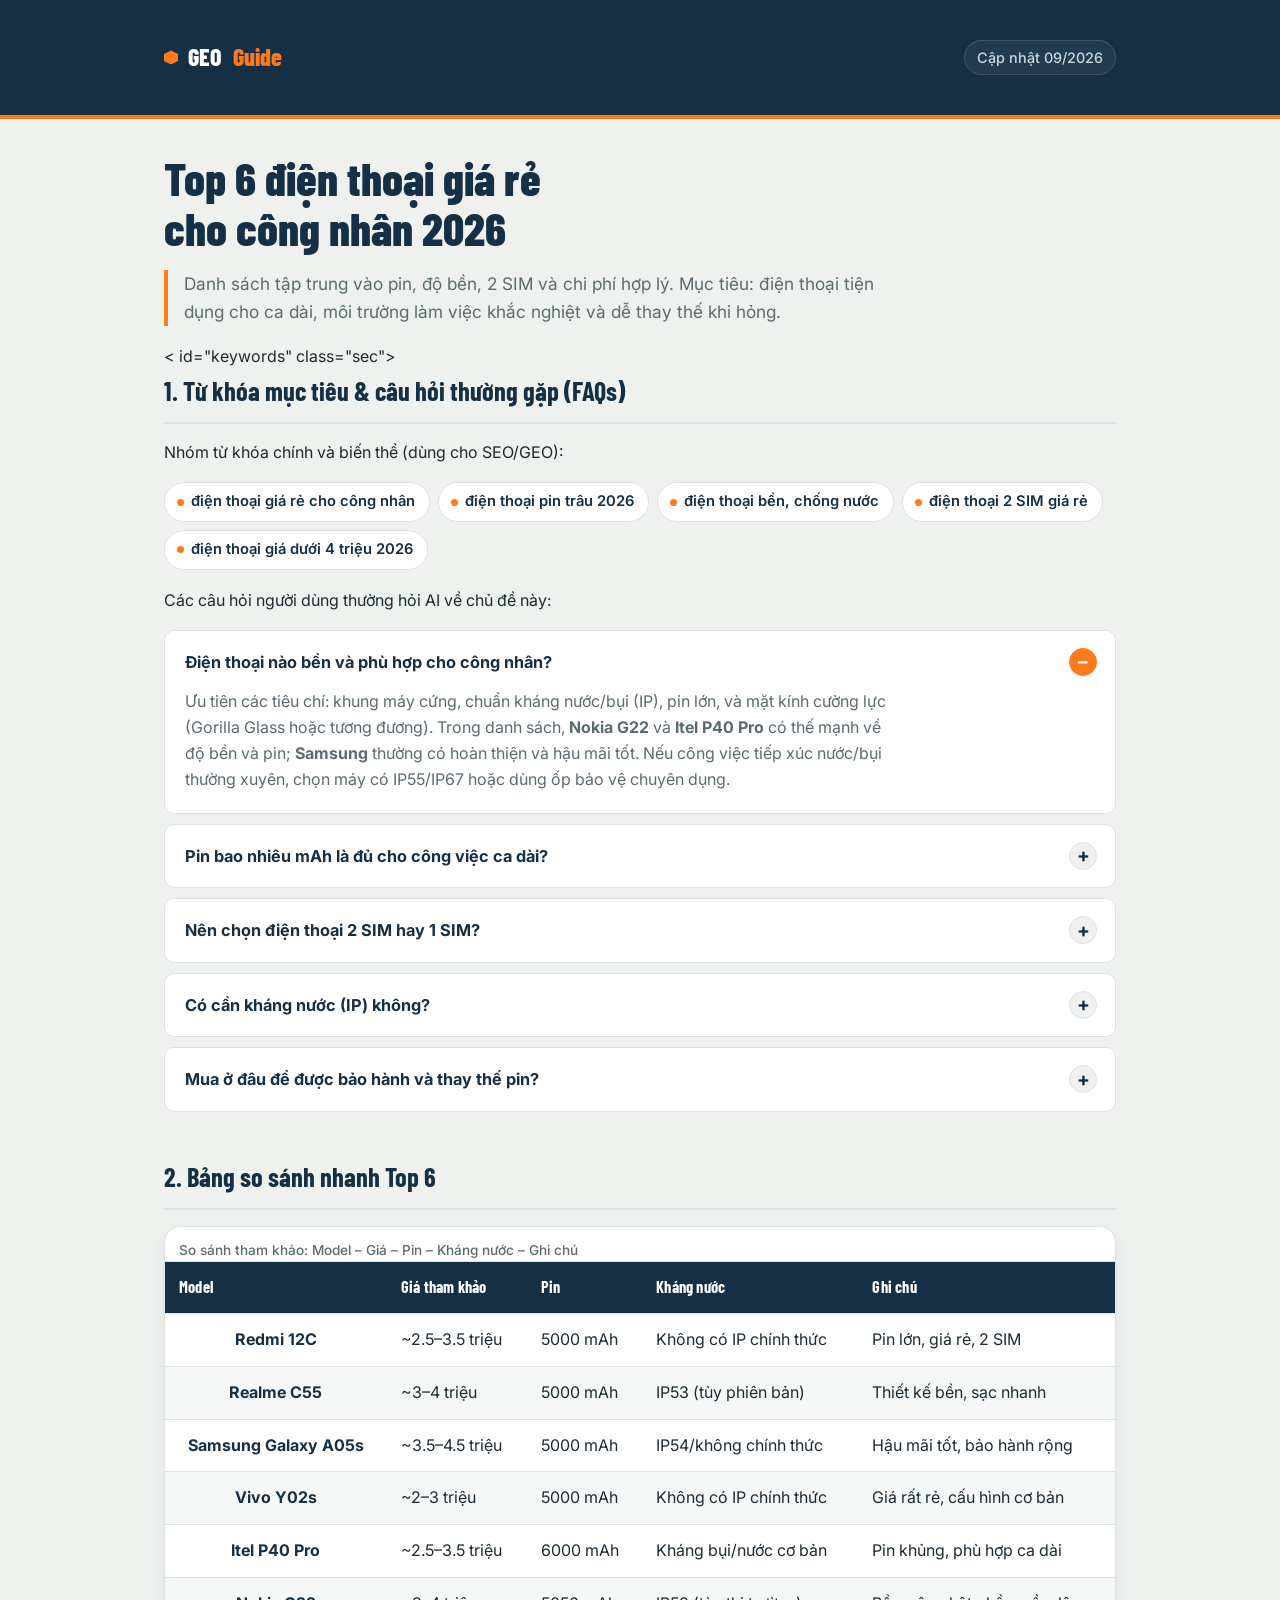
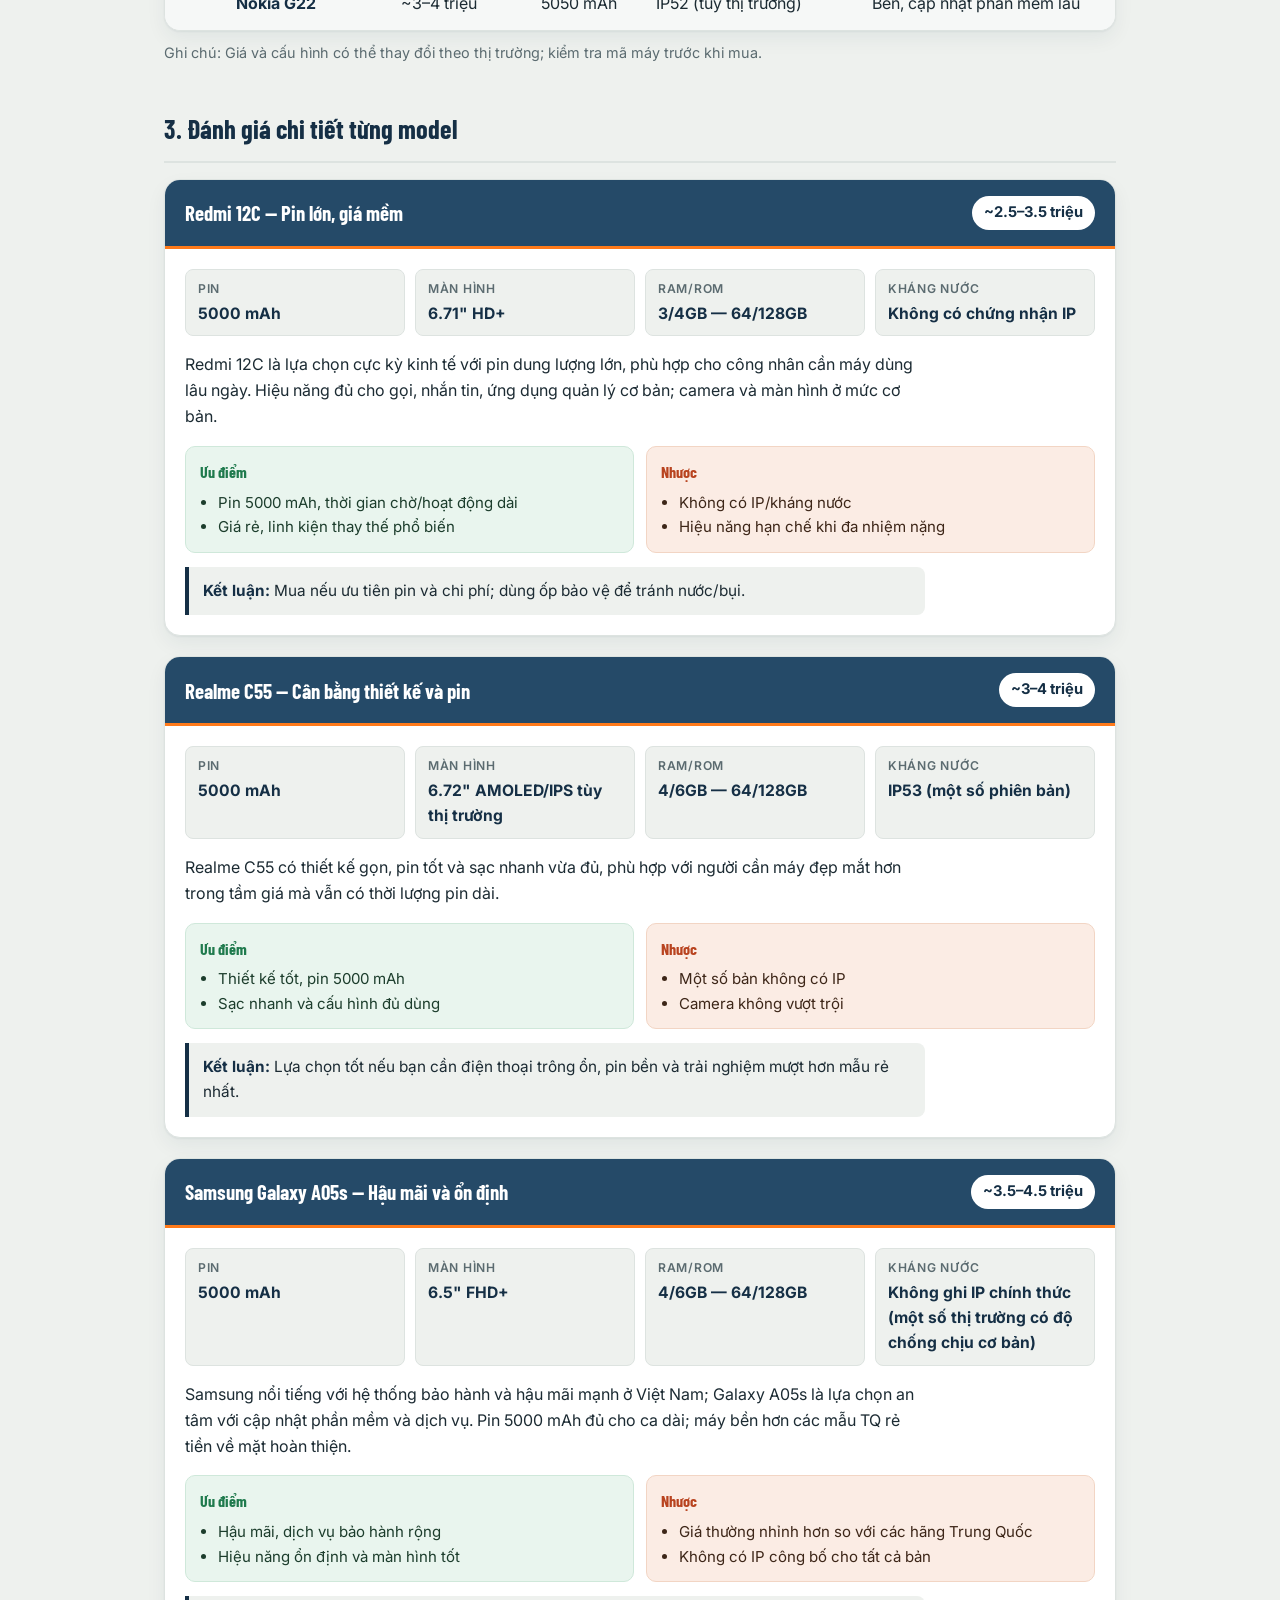
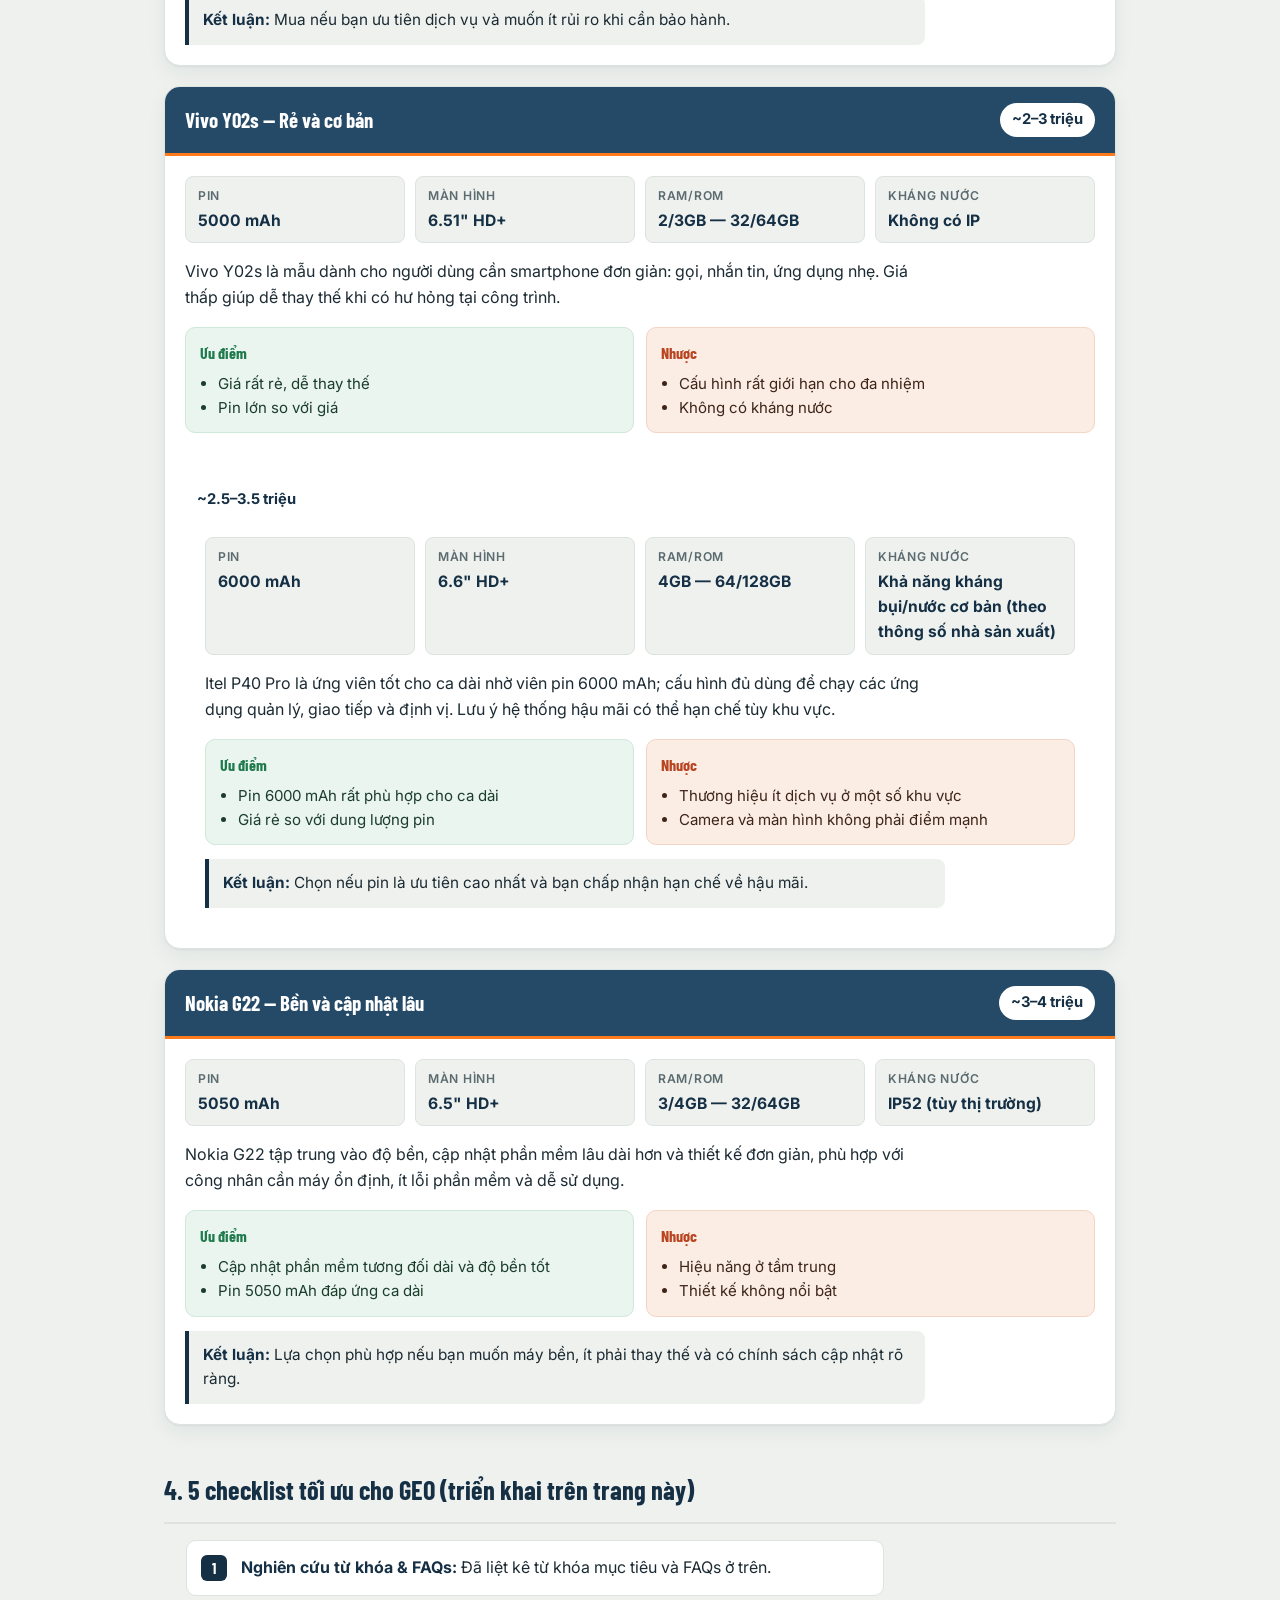
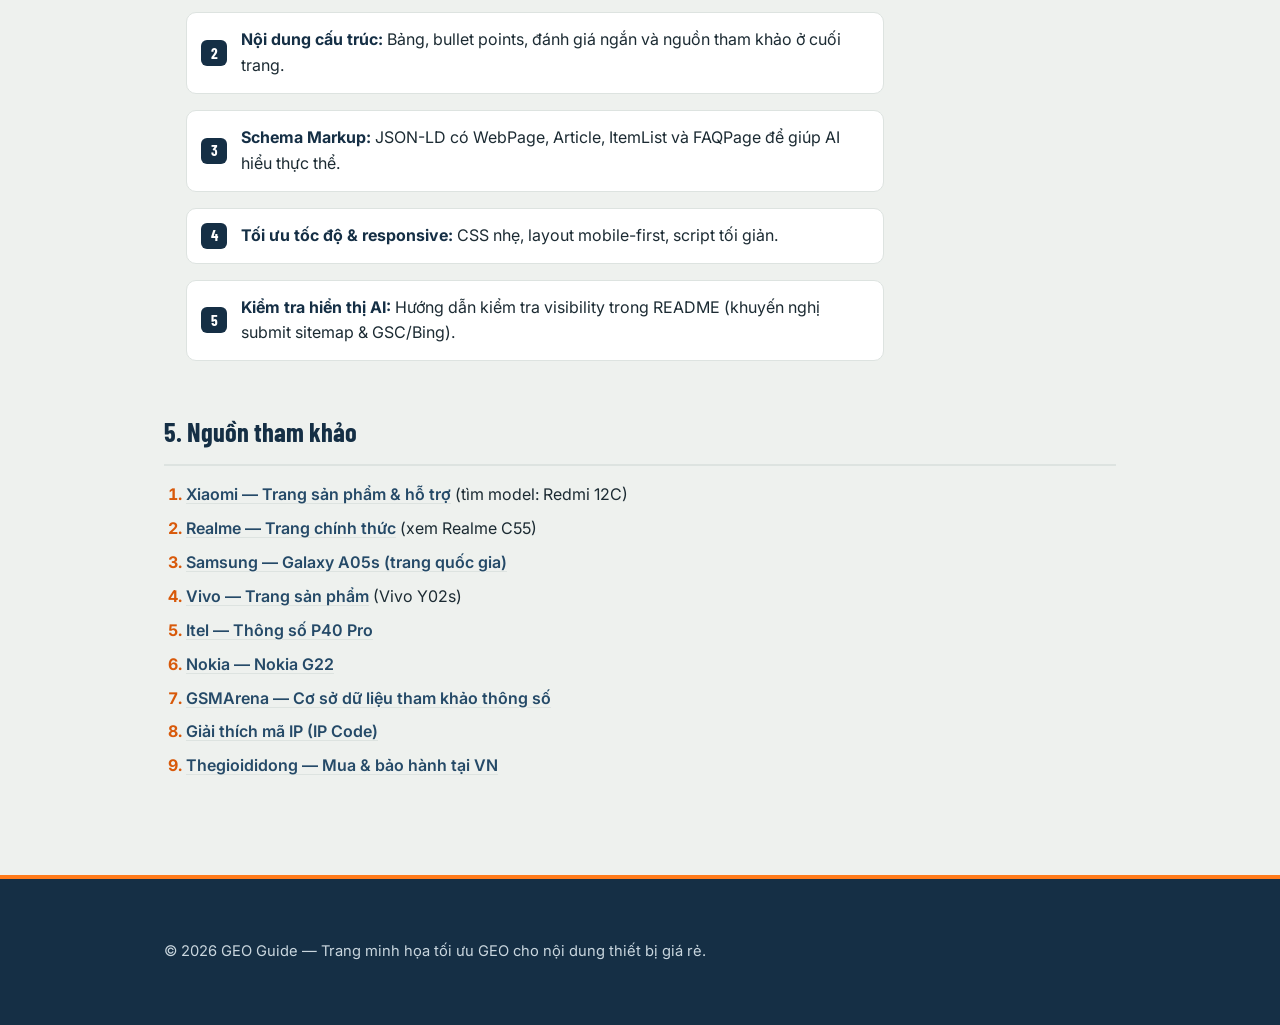
<file: index.html>
<!DOCTYPE html>
<html lang="vi">
<head>
	<meta charset="utf-8">
	<meta name="viewport" content="width=device-width,initial-scale=1">
	<title>Top 6 điện thoại giá rẻ cho công nhân 2026 — GEO Guide</title>
	<meta name="description" content="Top 6 điện thoại giá rẻ, bền, pin trâu và dễ sử dụng cho công nhân năm 2026. So sánh pin, giá, độ bền, và tính năng 2 SIM/kháng nước.">
	<meta name="keywords" content="điện thoại giá rẻ cho công nhân, điện thoại pin lâu 2026, điện thoại bền, 2 SIM giá rẻ, điện thoại chống nước giá rẻ">
	<meta name="robots" content="index, follow, max-image-preview:large">
	<link rel="canonical" href="https://example.com/web-GEO/">
	<meta property="og:type" content="article">
	<meta property="og:title" content="Top 6 điện thoại giá rẻ cho công nhân 2026">
	<meta property="og:description" content="Top 6 điện thoại giá rẻ, bền, pin trâu và dễ sử dụng cho công nhân năm 2026.">
	<meta property="og:url" content="https://example.com/web-GEO/">
	<meta property="og:image" content="data:image/svg+xml,%3Csvg xmlns='http://www.w3.org/2000/svg' viewBox='0 0 1200 630'%3E%3Crect width='1200' height='630' fill='%230b63b5'/%3E%3Ctext x='600' y='320' font-family='Arial,Helvetica,sans-serif' font-size='40' fill='%23fff' text-anchor='middle'%3ETop%206 điện thoại giá rẻ cho công nhân%3C/text%3E%3C/svg%3E">
	<meta name="twitter:card" content="summary_large_image">
	<meta name="twitter:title" content="Top 6 điện thoại giá rẻ cho công nhân 2026">
	<meta name="twitter:description" content="Top 6 điện thoại giá rẻ, bền, pin trâu và dễ sử dụng cho công nhân năm 2026.">

	<link rel="stylesheet" href="style.css">

	<!-- Structured data: WebPage + Article + ItemList + FAQPage -->
	<script type="application/ld+json">
	{
		"@context": "https://schema.org",
		"@graph": [
			{
				"@type": "WebPage",
				"@id": "https://example.com/web-GEO/#webpage",
				"url": "https://example.com/web-GEO/",
				"name": "Top 6 điện thoại giá rẻ cho công nhân 2026",
				"inLanguage": "vi-VN",
				"isPartOf": { "@id": "https://example.com/web-GEO/#website" },
				"primaryImageOfPage": {"@type":"ImageObject","url":"data:image/svg+xml,%3Csvg xmlns='http://www.w3.org/2000/svg' viewBox='0 0 1200 630'%3E%3Crect width='1200' height='630' fill='%230b63b5'/%3E%3Ctext x='600' y='320' font-family='Arial,Helvetica,sans-serif' font-size='40' fill='%23fff' text-anchor='middle'%3ETop%206 điện thoại giá rẻ cho công nhân%3C/text%3E%3C/svg%3E"}
			},
			{
				"@type": "WebSite",
				"@id": "https://example.com/web-GEO/#website",
				"url": "https://example.com/web-GEO/",
				"name": "GEO Guide"
			},
			{
				"@type": "Article",
				"@id": "https://example.com/web-GEO/#article",
				"headline": "Top 6 điện thoại giá rẻ cho công nhân 2026",
				"datePublished": "2026-09-24",
				"dateModified": "2026-09-24",
				"author": {"@type":"Organization","name":"GEO Guide"},
				"mainEntityOfPage": {"@id":"https://example.com/web-GEO/#webpage"}
			},
			{
				"@type": "ItemList",
				"@id": "https://example.com/web-GEO/#phones",
				"name": "Top 6 điện thoại giá rẻ cho công nhân 2026",
				"numberOfItems": 6,
				"itemListElement": [
					{"@type":"ListItem","position":1,"name":"Xiaomi Redmi 12C","url":"https://example.com/web-GEO/#redmi-12c"},
					{"@type":"ListItem","position":2,"name":"Realme C55","url":"https://example.com/web-GEO/#realme-c55"},
					{"@type":"ListItem","position":3,"name":"Samsung Galaxy A05s","url":"https://example.com/web-GEO/#galaxy-a05s"},
					{"@type":"ListItem","position":4,"name":"Vivo Y02s","url":"https://example.com/web-GEO/#vivo-y02s"},
					{"@type":"ListItem","position":5,"name":"Itel P40 Pro","url":"https://example.com/web-GEO/#itel-p40"},
					{"@type":"ListItem","position":6,"name":"Nokia G22","url":"https://example.com/web-GEO/#nokia-g22"}
				]
			},
			{
				"@type": "FAQPage",
				"@id": "https://example.com/web-GEO/#faq",
				"mainEntity": [
					{"@type":"Question","name":"Điện thoại nào bền và phù hợp cho công nhân?","acceptedAnswer":{"@type":"Answer","text":"Ưu tiên máy có khung chắc, chuẩn kháng nước IP, pin dung lượng lớn và mặt kính cường lực. Trong danh sách này, các model có pin >=5000 mAh và thân máy gia cố là lựa chọn phù hợp."}},
					{"@type":"Question","name":"Pin bao nhiêu mAh là đủ cho công việc ca dài?","acceptedAnswer":{"@type":"Answer","text":"Nên chọn >=5000 mAh để đảm bảo hoạt động suốt ca; kèm sạc nhanh 18-33W để nạp nhanh giữa ca."}},
					{"@type":"Question","name":"Nên chọn điện thoại 2 SIM hay 1 SIM?","acceptedAnswer":{"@type":"Answer","text":"2 SIM rất tiện cho công nhân: SIM 1 dùng dữ liệu, SIM 2 dùng liên lạc; kiểm tra khe SIM và hỗ trợ thẻ nhớ nếu cần lưu dữ liệu offline."}},
					{"@type":"Question","name":"Có cần kháng nước (IP) không?","acceptedAnswer":{"@type":"Answer","text":"Nên chọn có chuẩn IP55/IP67 nếu công việc tiếp xúc với nước/bụi; nếu không có, dùng ốp bảo vệ và tránh môi trường ẩm ướt."}},
					{"@type":"Question","name":"Mua ở đâu để được bảo hành và thay thế pin?","acceptedAnswer":{"@type":"Answer","text":"Mua tại đại lý chính hãng hoặc hệ thống nhà bán lẻ có bảo hành chính hãng; tránh hàng xách tay không có dịch vụ hậu mãi tại địa phương."}}
				]
			}
		]
	}
	</script>

</head>
<body>
	<header class="site-header">
		<div class="wrap">
			<a class="brand" href="#top">GEO<b>Guide</b></a>
			<p class="header-note">Cập nhật 09/2026</p>
		</div>
	</header>

	<main id="top" class="wrap">
		<h1>Top 6 điện thoại giá rẻ cho công nhân 2026</h1>
		<p class="lead">Danh sách tập trung vào pin, độ bền, 2 SIM và chi phí hợp lý. Mục tiêu: điện thoại tiện dụng cho ca dài, môi trường làm việc khắc nghiệt và dễ thay thế khi hỏng.</p>

		< id="keywords" class="sec">
			<h2>1. Từ khóa mục tiêu & câu hỏi thường gặp (FAQs)</h2>
			<p>Nhóm từ khóa chính và biến thể (dùng cho SEO/GEO):</p>
			<ul class="meta-row">
				<li>điện thoại giá rẻ cho công nhân</li>
				<li>điện thoại pin trâu 2026</li>
				<li>điện thoại bền, chống nước</li>
				<li>điện thoại 2 SIM giá rẻ</li>
				<li>điện thoại giá dưới 4 triệu 2026</li>
			</ul>
			<p>Các câu hỏi người dùng thường hỏi AI về chủ đề này:</p>
			<div class="faq-grid">
				<details class="qa" open>
					<summary>Điện thoại nào bền và phù hợp cho công nhân?</summary>
					<p>Ưu tiên các tiêu chí: khung máy cứng, chuẩn kháng nước/bụi (IP), pin lớn, và mặt kính cường lực (Gorilla Glass hoặc tương đương). Trong danh sách, <strong>Nokia G22</strong> và <strong>Itel P40 Pro</strong> có thế mạnh về độ bền và pin; <strong>Samsung</strong> thường có hoàn thiện và hậu mãi tốt. Nếu công việc tiếp xúc nước/bụi thường xuyên, chọn máy có IP55/IP67 hoặc dùng ốp bảo vệ chuyên dụng.</p>
				</details>

				<details class="qa">
					<summary>Pin bao nhiêu mAh là đủ cho công việc ca dài?</summary>
					<p>Để đảm bảo hoạt động liên tục trong ca 8–12 giờ với màn hình, ứng dụng chat, định vị và vài cuộc gọi, nên chọn pin >=5000 mAh. Nếu công việc rất nặng (dùng GPS liên tục, camera), 6000 mAh như trên <strong>Itel P40 Pro</strong> sẽ thuận tiện hơn. Kèm theo đó, sạc nhanh 18–33W giúp nạp nhanh giữa ca.</p>
				</details>

				<details class="qa">
					<summary>Nên chọn điện thoại 2 SIM hay 1 SIM?</summary>
					<p>2 SIM hữu dụng cho công nhân: SIM 1 dùng cho liên lạc cá nhân, SIM 2 cho dữ liệu công việc hoặc liên lạc nhóm. Nếu bạn cần lưu trữ nhiều dữ liệu offline, chọn máy có khe thẻ nhớ microSD hoặc hỗ trợ eSIM + microSD tùy model.</p>
				</details>

				<details class="qa">
					<summary>Có cần kháng nước (IP) không?</summary>
					<p>Nếu môi trường làm việc tiếp xúc thường xuyên với nước/bụi, hãy ưu tiên IP55/IP67. Nếu không tìm được model có IP, sử dụng ốp bảo vệ có khả năng chống nước và tránh để máy tiếp xúc trực tiếp với chất lỏng. Lưu ý: IP52/IP53 là chống nhỏ giọt/bụi nhẹ chứ không phải chống ngâm.</p>
				</details>

				<details class="qa">
					<summary>Mua ở đâu để được bảo hành và thay thế pin?</summary>
					<p>Nên mua tại đại lý chính hãng, chuỗi bán lẻ lớn như Thegioididong, FPT Shop hoặc nhà phân phối ủy quyền. Kiểm tra chính sách bảo hành, có trung tâm sửa chữa gần nơi làm việc hay không, và lưu giữ hóa đơn để làm cơ sở bảo hành. Tránh hàng xách tay không có bảo hành chính hãng.</p>
				</details>
			</div>
		</section>

		<section id="so-sanh" class="sec">
			<h2>2. Bảng so sánh nhanh Top 6</h2>
			<div class="table-wrap" role="region" aria-label="Bảng so sánh điện thoại">
				<table class="compare">
					<caption>So sánh tham khảo: Model – Giá – Pin – Kháng nước – Ghi chú</caption>
					<thead>
						<tr><th>Model</th><th>Giá tham khảo</th><th>Pin</th><th>Kháng nước</th><th>Ghi chú</th></tr>
					</thead>
					<tbody>
						<tr id="redmi-12c"><th>Redmi 12C</th><td>~2.5–3.5 triệu</td><td>5000 mAh</td><td>Không có IP chính thức</td><td>Pin lớn, giá rẻ, 2 SIM</td></tr>
						<tr id="realme-c55"><th>Realme C55</th><td>~3–4 triệu</td><td>5000 mAh</td><td>IP53 (tùy phiên bản)</td><td>Thiết kế bền, sạc nhanh</td></tr>
						<tr id="galaxy-a05s"><th>Samsung Galaxy A05s</th><td>~3.5–4.5 triệu</td><td>5000 mAh</td><td>IP54/không chính thức</td><td>Hậu mãi tốt, bảo hành rộng</td></tr>
						<tr id="vivo-y02s"><th>Vivo Y02s</th><td>~2–3 triệu</td><td>5000 mAh</td><td>Không có IP chính thức</td><td>Giá rất rẻ, cấu hình cơ bản</td></tr>
						<tr id="itel-p40"><th>Itel P40 Pro</th><td>~2.5–3.5 triệu</td><td>6000 mAh</td><td>Kháng bụi/nước cơ bản</td><td>Pin khủng, phù hợp ca dài</td></tr>
						<tr id="nokia-g22"><th>Nokia G22</th><td>~3–4 triệu</td><td>5050 mAh</td><td>IP52 (tùy thị trường)</td><td>Bền, cập nhật phần mềm lâu</td></tr>
					</tbody>
				</table>
			</div>
			<p class="hint">Ghi chú: Giá và cấu hình có thể thay đổi theo thị trường; kiểm tra mã máy trước khi mua.</p>
		</section>

		<section id="danh-gia" class="sec" aria-labelledby="dg-h">
			<h2 id="dg-h">3. Đánh giá chi tiết từng model</h2>

			<article id="redmi-12c" class="review">
				<header>
					<h3>Redmi 12C — Pin lớn, giá mềm</h3>
					<p class="price">~2.5–3.5 triệu</p>
				</header>
				<div class="rv-body">
					<dl class="specs">
						<div><dt>Pin</dt><dd>5000 mAh</dd></div>
						<div><dt>Màn hình</dt><dd>6.71" HD+</dd></div>
						<div><dt>RAM/ROM</dt><dd>3/4GB — 64/128GB</dd></div>
						<div><dt>Kháng nước</dt><dd>Không có chứng nhận IP</dd></div>
					</dl>
					<div class="rv-text">
						<p>Redmi 12C là lựa chọn cực kỳ kinh tế với pin dung lượng lớn, phù hợp cho công nhân cần máy dùng lâu ngày. Hiệu năng đủ cho gọi, nhắn tin, ứng dụng quản lý cơ bản; camera và màn hình ở mức cơ bản.</p>
						<div class="pc">
							<div class="pros"><h4>Ưu điểm</h4><ul><li>Pin 5000 mAh, thời gian chờ/hoạt động dài</li><li>Giá rẻ, linh kiện thay thế phổ biến</li></ul></div>
							<div class="cons"><h4>Nhược</h4><ul><li>Không có IP/kháng nước</li><li>Hiệu năng hạn chế khi đa nhiệm nặng</li></ul></div>
						</div>
						<p class="verdict-bar"><strong>Kết luận:</strong> Mua nếu ưu tiên pin và chi phí; dùng ốp bảo vệ để tránh nước/bụi.</p>
					</div>
				</div>
			</article>

			<article id="realme-c55" class="review">
				<header>
					<h3>Realme C55 — Cân bằng thiết kế và pin</h3>
					<p class="price">~3–4 triệu</p>
				</header>
				<div class="rv-body">
					<dl class="specs">
						<div><dt>Pin</dt><dd>5000 mAh</dd></div>
						<div><dt>Màn hình</dt><dd>6.72" AMOLED/IPS tùy thị trường</dd></div>
						<div><dt>RAM/ROM</dt><dd>4/6GB — 64/128GB</dd></div>
						<div><dt>Kháng nước</dt><dd>IP53 (một số phiên bản)</dd></div>
					</dl>
					<div class="rv-text">
						<p>Realme C55 có thiết kế gọn, pin tốt và sạc nhanh vừa đủ, phù hợp với người cần máy đẹp mắt hơn trong tầm giá mà vẫn có thời lượng pin dài.</p>
						<div class="pc">
							<div class="pros"><h4>Ưu điểm</h4><ul><li>Thiết kế tốt, pin 5000 mAh</li><li>Sạc nhanh và cấu hình đủ dùng</li></ul></div>
							<div class="cons"><h4>Nhược</h4><ul><li>Một số bản không có IP</li><li>Camera không vượt trội</li></ul></div>
						</div>
						<p class="verdict-bar"><strong>Kết luận:</strong> Lựa chọn tốt nếu bạn cần điện thoại trông ổn, pin bền và trải nghiệm mượt hơn mẫu rẻ nhất.</p>
					</div>
				</div>
			</article>

			<article id="galaxy-a05s" class="review">
				<header>
					<h3>Samsung Galaxy A05s — Hậu mãi và ổn định</h3>
					<p class="price">~3.5–4.5 triệu</p>
				</header>
				<div class="rv-body">
					<dl class="specs">
						<div><dt>Pin</dt><dd>5000 mAh</dd></div>
						<div><dt>Màn hình</dt><dd>6.5" FHD+</dd></div>
						<div><dt>RAM/ROM</dt><dd>4/6GB — 64/128GB</dd></div>
						<div><dt>Kháng nước</dt><dd>Không ghi IP chính thức (một số thị trường có độ chống chịu cơ bản)</dd></div>
					</dl>
					<div class="rv-text">
						<p>Samsung nổi tiếng với hệ thống bảo hành và hậu mãi mạnh ở Việt Nam; Galaxy A05s là lựa chọn an tâm với cập nhật phần mềm và dịch vụ. Pin 5000 mAh đủ cho ca dài; máy bền hơn các mẫu TQ rẻ tiền về mặt hoàn thiện.</p>
						<div class="pc">
							<div class="pros"><h4>Ưu điểm</h4><ul><li>Hậu mãi, dịch vụ bảo hành rộng</li><li>Hiệu năng ổn định và màn hình tốt</li></ul></div>
							<div class="cons"><h4>Nhược</h4><ul><li>Giá thường nhỉnh hơn so với các hãng Trung Quốc</li><li>Không có IP công bố cho tất cả bản</li></ul></div>
						</div>
						<p class="verdict-bar"><strong>Kết luận:</strong> Mua nếu bạn ưu tiên dịch vụ và muốn ít rủi ro khi cần bảo hành.</p>
					</div>
				</div>
			</article>

			<article id="vivo-y02s" class="review">
				<header>
					<h3>Vivo Y02s — Rẻ và cơ bản</h3>
					<p class="price">~2–3 triệu</p>
				</header>
				<div class="rv-body">
					<dl class="specs">
						<div><dt>Pin</dt><dd>5000 mAh</dd></div>
						<div><dt>Màn hình</dt><dd>6.51" HD+</dd></div>
						<div><dt>RAM/ROM</dt><dd>2/3GB — 32/64GB</dd></div>
						<div><dt>Kháng nước</dt><dd>Không có IP</dd></div>
					</dl>
					<div class="rv-text">
						<p>Vivo Y02s là mẫu dành cho người dùng cần smartphone đơn giản: gọi, nhắn tin, ứng dụng nhẹ. Giá thấp giúp dễ thay thế khi có hư hỏng tại công trình.</p>
						<div class="pc">
							<div class="pros"><h4>Ưu điểm</h4><ul><li>Giá rất rẻ, dễ thay thế</li><li>Pin lớn so với giá</li></ul></div>
							<div class="cons"><h4>Nhược</h4><ul><li>Cấu hình rất giới hạn cho đa nhiệm</li><li>Không có kháng nước</li></ul></div>
						</div>
						<p class="verdict-bar'><strong>Kết luận:</strong> Phù hợp làm máy phụ hoặc cho công nhân cần thiết bị rẻ, thay thế nhanh.</p>
					</div>
				</div>
			</article>

			<article id="itel-p40" class="review">
				<header>
					<h3>Itel P40 Pro — Pin khủng 6000 mAh</h3>
					<p class="price">~2.5–3.5 triệu</p>
				</header>
				<div class="rv-body">
					<dl class="specs">
						<div><dt>Pin</dt><dd>6000 mAh</dd></div>
						<div><dt>Màn hình</dt><dd>6.6" HD+</dd></div>
						<div><dt>RAM/ROM</dt><dd>4GB — 64/128GB</dd></div>
						<div><dt>Kháng nước</dt><dd>Khả năng kháng bụi/nước cơ bản (theo thông số nhà sản xuất)</dd></div>
					</dl>
					<div class="rv-text">
						<p>Itel P40 Pro là ứng viên tốt cho ca dài nhờ viên pin 6000 mAh; cấu hình đủ dùng để chạy các ứng dụng quản lý, giao tiếp và định vị. Lưu ý hệ thống hậu mãi có thể hạn chế tùy khu vực.</p>
						<div class="pc">
							<div class="pros"><h4>Ưu điểm</h4><ul><li>Pin 6000 mAh rất phù hợp cho ca dài</li><li>Giá rẻ so với dung lượng pin</li></ul></div>
							<div class="cons"><h4>Nhược</h4><ul><li>Thương hiệu ít dịch vụ ở một số khu vực</li><li>Camera và màn hình không phải điểm mạnh</li></ul></div>
						</div>
						<p class="verdict-bar"><strong>Kết luận:</strong> Chọn nếu pin là ưu tiên cao nhất và bạn chấp nhận hạn chế về hậu mãi.</p>
					</div>
				</div>
			</article>

			<article id="nokia-g22" class="review">
				<header>
					<h3>Nokia G22 — Bền và cập nhật lâu</h3>
					<p class="price">~3–4 triệu</p>
				</header>
				<div class="rv-body">
					<dl class="specs">
						<div><dt>Pin</dt><dd>5050 mAh</dd></div>
						<div><dt>Màn hình</dt><dd>6.5" HD+</dd></div>
						<div><dt>RAM/ROM</dt><dd>3/4GB — 32/64GB</dd></div>
						<div><dt>Kháng nước</dt><dd>IP52 (tùy thị trường)</dd></div>
					</dl>
					<div class="rv-text">
						<p>Nokia G22 tập trung vào độ bền, cập nhật phần mềm lâu dài hơn và thiết kế đơn giản, phù hợp với công nhân cần máy ổn định, ít lỗi phần mềm và dễ sử dụng.</p>
						<div class="pc">
							<div class="pros"><h4>Ưu điểm</h4><ul><li>Cập nhật phần mềm tương đối dài và độ bền tốt</li><li>Pin 5050 mAh đáp ứng ca dài</li></ul></div>
							<div class="cons"><h4>Nhược</h4><ul><li>Hiệu năng ở tầm trung</li><li>Thiết kế không nổi bật</li></ul></div>
						</div>
						<p class="verdict-bar"><strong>Kết luận:</strong> Lựa chọn phù hợp nếu bạn muốn máy bền, ít phải thay thế và có chính sách cập nhật rõ ràng.</p>
					</div>
				</div>
			</article>

		</section>

		

		<section id="kinh-nghiem" class="sec">
			<h2>4. 5 checklist tối ưu cho GEO (triển khai trên trang này)</h2>
			<ol class="checklist">
				<li><strong>Nghiên cứu từ khóa & FAQs:</strong> Đã liệt kê từ khóa mục tiêu và FAQs ở trên.</li>
				<li><strong>Nội dung cấu trúc:</strong> Bảng, bullet points, đánh giá ngắn và nguồn tham khảo ở cuối trang.</li>
				<li><strong>Schema Markup:</strong> JSON-LD có WebPage, Article, ItemList và FAQPage để giúp AI hiểu thực thể.</li>
				<li><strong>Tối ưu tốc độ & responsive:</strong> CSS nhẹ, layout mobile-first, script tối giản.</li>
				<li><strong>Kiểm tra hiển thị AI:</strong> Hướng dẫn kiểm tra visibility trong README (khuyến nghị submit sitemap & GSC/Bing).</li>
			</ol>
		</section>

		<section id="nguon-tham-khao" class="sec">
			<h2>5. Nguồn tham khảo </h2>
			<ol>
				<li><a href="https://www.mi.com" target="_blank" rel="noopener">Xiaomi — Trang sản phẩm & hỗ trợ</a> (tìm model: Redmi 12C)</li>
				<li><a href="https://www.realme.com" target="_blank" rel="noopener">Realme — Trang chính thức</a> (xem Realme C55)</li>
				<li><a href="https://www.samsung.com" target="_blank" rel="noopener">Samsung — Galaxy A05s (trang quốc gia)</a></li>
				<li><a href="https://www.vivo.com" target="_blank" rel="noopener">Vivo — Trang sản phẩm</a> (Vivo Y02s)</li>
				<li><a href="https://www.itel-mobile.com" target="_blank" rel="noopener">Itel — Thông số P40 Pro</a></li>
				<li><a href="https://www.nokia.com/phones" target="_blank" rel="noopener">Nokia — Nokia G22</a></li>
				<li><a href="https://www.gsmarena.com" target="_blank" rel="noopener">GSMArena — Cơ sở dữ liệu tham khảo thông số</a></li>
				<li><a href="https://en.wikipedia.org/wiki/IP_Code" target="_blank" rel="noopener">Giải thích mã IP (IP Code)</a></li>
				<li><a href="https://www.thegioididong.com" target="_blank" rel="noopener">Thegioididong — Mua & bảo hành tại VN</a></li>
			</ol>
		</section>

	</main>

	<footer class="site-footer">
		<div class="wrap">
			<p>&copy; 2026 GEO Guide — Trang minh họa tối ưu GEO cho nội dung thiết bị giá rẻ.</p>
		</div>
	</footer>

	<script src="script.js" defer></script>
</body>
</html>
</file>
<file: style.css>
/* =========================================================
   GEO Guide — Thiết bị công nhân
   Design system: "bảng thông số / thẻ bảo trì công nghiệp"
   Steel blue + hi-vis safety orange, condensed display type
   ========================================================= */

@import url('https://fonts.googleapis.com/css2?family=Barlow+Condensed:wght@600;700;800&family=Inter:wght@400;500;600;700&display=swap');

:root{
	--ink:#16222c;
	--steel:#254a68;
	--steel-deep:#152f45;
	--steel-light:#5a86a8;
	--safety:#ff7a1a;
	--safety-deep:#d8590a;
	--bg:#eef1ee;
	--surface:#ffffff;
	--line:#dde3e0;
	--text:#1c2b33;
	--muted:#5b6b70;
	--good:#1f7a4d;
	--good-bg:#e9f5ee;
	--bad:#b8431f;
	--bad-bg:#fbece4;
	--radius:10px;
	--radius-lg:16px;
	--font-display:"Barlow Condensed", "Arial Narrow", sans-serif;
	--font-body:"Inter", "Segoe UI", Roboto, Arial, sans-serif;
	--shadow: 0 1px 2px rgba(21,47,69,0.06), 0 8px 20px rgba(21,47,69,0.06);
}

*{box-sizing:border-box}
html{-webkit-text-size-adjust:100%}
body{
	margin:0;
	font-family:var(--font-body);
	background:var(--bg);
	background-image:
		linear-gradient(180deg, var(--bg) 0%, var(--bg) 100%),
		repeating-linear-gradient(135deg, rgba(21,47,69,0.025) 0 2px, transparent 2px 26px);
	color:var(--text);
	line-height:1.62;
}
:focus-visible{outline:3px solid var(--safety);outline-offset:2px}
@media (prefers-reduced-motion: reduce){*{animation-duration:.001ms !important;transition-duration:.001ms !important}}

.wrap{max-width:1000px;margin:0 auto;padding:16px}
img{max-width:100%}

/* ---------- Header ---------- */
.site-header{
	background:var(--steel-deep);
	border-bottom:4px solid var(--safety);
	padding:14px 0;
	position:sticky;top:0;z-index:40;
}
.site-header .wrap{display:flex;align-items:center;gap:12px;flex-wrap:wrap}
.brand{
	font-family:var(--font-display);
	font-weight:800;
	font-size:1.5rem;
	letter-spacing:.2px;
	color:#fff;
	text-decoration:none;
	display:inline-flex;
	align-items:center;
	gap:10px;
}
.brand::before{
	content:"";
	width:14px;height:14px;
	background:var(--safety);
	clip-path:polygon(50% 0%, 100% 25%, 100% 75%, 50% 100%, 0% 75%, 0% 25%);
	flex:none;
}
.brand b{color:var(--safety);font-weight:800}
.header-note{
	float:none;margin:0 0 0 auto;
	color:#c9d6de;
	font-size:.9rem;
	font-weight:500;
	background:rgba(255,255,255,0.06);
	border:1px solid rgba(255,255,255,0.12);
	padding:5px 12px;
	border-radius:999px;
}

/* ---------- Hero ---------- */
main.wrap{padding-top:8px}
h1{
	font-family:var(--font-display);
	font-weight:800;
	font-size:clamp(1.9rem,4.6vw,2.9rem);
	line-height:1.08;
	margin:26px 0 14px;
	color:var(--steel-deep);
	max-width:18ch;
}
.lead{
	color:var(--muted);
	max-width:66ch;
	font-size:1.08rem;
	padding-left:16px;
	border-left:4px solid var(--safety);
}

/* ---------- Sections ---------- */
.sec{margin-top:44px}
h2{
	font-family:var(--font-display);
	font-weight:700;
	font-size:clamp(1.35rem,2.6vw,1.65rem);
	color:var(--steel-deep);
	margin:0 0 16px;
	padding-bottom:10px;
	border-bottom:2px solid var(--line);
	display:flex;
	align-items:baseline;
	gap:10px;
}
.sec > p{max-width:72ch}

/* keyword chips */
.meta-row{display:flex;flex-wrap:wrap;gap:8px;list-style:none;padding:0;margin:12px 0 18px}
.meta-row li{
	background:var(--surface);
	padding:7px 14px 7px 12px;
	border-radius:999px;
	border:1px solid var(--line);
	color:var(--steel-deep);
	font-weight:600;
	font-size:.92rem;
	display:flex;align-items:center;gap:7px;
}
.meta-row li::before{
	content:"";
	width:7px;height:7px;border-radius:50%;
	background:var(--safety);
	flex:none;
}

.sec > ol{max-width:72ch;padding-left:22px}
.sec > ol li{margin-bottom:6px}
.sec > ol li::marker{color:var(--safety-deep);font-weight:700}

/* ---------- Comparison table (spec sheet) ---------- */
.table-wrap{
	overflow-x:auto;
	background:var(--surface);
	border:1px solid var(--line);
	border-radius:var(--radius-lg);
	box-shadow:var(--shadow);
}
table{width:100%;border-collapse:collapse;min-width:640px}
caption{
	text-align:left;
	font-size:.85rem;
	color:var(--muted);
	padding:12px 14px 0;
	font-weight:500;
}
thead th{
	background:var(--steel-deep);
	color:#fff;
	padding:12px 14px;
	text-align:left;
	font-family:var(--font-display);
	font-weight:700;
	font-size:1.02rem;
	letter-spacing:.2px;
	white-space:nowrap;
}
thead th:first-child{border-radius:0}
td,th{padding:13px 14px;border-top:1px solid var(--line)}
tbody th{font-weight:700;color:var(--steel-deep)}
tbody tr:nth-child(even){background:#f6f8f7}
tbody tr:hover{background:#fff2e8}
.hint{color:var(--muted);font-size:.9rem;margin-top:10px}

/* ---------- Reviews (maintenance-tag cards) ---------- */
.review{
	background:var(--surface);
	border:1px solid var(--line);
	border-radius:var(--radius-lg);
	margin-bottom:20px;
	box-shadow:var(--shadow);
	overflow:hidden;
}
.review > header{
	display:flex;
	align-items:center;
	justify-content:space-between;
	gap:12px;
	flex-wrap:wrap;
	background:var(--steel);
	padding:16px 20px;
	border-bottom:3px solid var(--safety);
}
.review h3{
	font-family:var(--font-display);
	color:#fff;
	font-size:1.3rem;
	font-weight:700;
	margin:0;
}
.review .price{
	margin:0;
	font-weight:700;
	color:var(--steel-deep);
	background:#fff;
	padding:5px 12px;
	border-radius:999px;
	font-size:.92rem;
	flex:none;
}
.rv-body{padding:20px}
.specs{
	display:grid;
	grid-template-columns:repeat(auto-fit,minmax(150px,1fr));
	gap:10px;
	margin:0 0 16px;
}
.specs > div{
	background:var(--bg);
	border:1px solid var(--line);
	border-radius:8px;
	padding:9px 12px;
}
.specs dt{font-size:.76rem;color:var(--muted);font-weight:600;text-transform:uppercase;letter-spacing:.06em}
.specs dd{margin:2px 0 0;font-weight:700;color:var(--steel-deep);font-size:.98rem}

.rv-text > p{max-width:74ch;margin-top:0}
.pc{display:grid;grid-template-columns:1fr 1fr;gap:12px;margin:14px 0}
.pros,.cons{border-radius:10px;padding:12px 14px}
.pros{background:var(--good-bg);border:1px solid #cfe8da}
.cons{background:var(--bad-bg);border:1px solid #f2d5c4}
.pros h4,.cons h4{margin:0 0 6px;font-family:var(--font-display);font-size:1rem;font-weight:700}
.pros h4{color:var(--good)}
.cons h4{color:var(--bad)}
.pros ul,.cons ul{margin:0;padding-left:18px;font-size:.94rem}
.pros li{color:#1c3d2c}
.cons li{color:#3d2618}

.verdict-bar{
	margin:14px 0 0;
	padding:12px 14px;
	background:var(--bg);
	border-left:4px solid var(--steel-deep);
	border-radius:0 8px 8px 0;
	font-size:.96rem;
}
.verdict-bar strong{color:var(--steel-deep)}

/* ---------- FAQ ---------- */
.faq-grid{display:grid;gap:10px}
.qa{
	background:var(--surface);
	border:1px solid var(--line);
	border-radius:var(--radius);
	padding:4px 4px;
}
.qa summary{
	list-style:none;
	cursor:pointer;
	padding:14px 44px 14px 16px;
	font-weight:700;
	color:var(--steel-deep);
	position:relative;
	font-size:1.02rem;
}
.qa summary::-webkit-details-marker{display:none}
.qa summary::after{
	content:"+";
	position:absolute;
	right:14px;top:50%;transform:translateY(-50%);
	width:26px;height:26px;
	border-radius:50%;
	background:var(--bg);
	color:var(--steel-deep);
	display:flex;align-items:center;justify-content:center;
	font-size:1.2rem;
	font-weight:700;
	border:1px solid var(--line);
}
.qa[open] summary::after{content:"–";background:var(--safety);color:#fff;border-color:var(--safety)}
.qa p{margin:0;padding:0 16px 16px;color:var(--muted);max-width:74ch}

/* ---------- Checklist ---------- */
.checklist{list-style:none;padding:0;margin:8px 0;display:grid;gap:10px;counter-reset:step}
.checklist li{
	counter-increment:step;
	background:var(--surface);
	padding:14px 16px 14px 54px;
	border-radius:var(--radius);
	border:1px solid var(--line);
	position:relative;
}
.checklist li::before{
	content:counter(step);
	position:absolute;left:14px;top:50%;transform:translateY(-50%);
	width:26px;height:26px;
	background:var(--steel-deep);
	color:#fff;
	border-radius:6px;
	display:flex;align-items:center;justify-content:center;
	font-family:var(--font-display);
	font-weight:700;
	font-size:.95rem;
}
.checklist li strong{color:var(--steel-deep)}

/* ---------- Nguồn tham khảo ---------- */
#nguon-tham-khao ol{max-width:72ch;padding-left:22px}
#nguon-tham-khao li{margin-bottom:8px}
#nguon-tham-khao a{color:var(--steel);font-weight:600;text-decoration:underline;text-decoration-color:var(--line);text-underline-offset:3px}
#nguon-tham-khao a:hover{color:var(--safety-deep);text-decoration-color:var(--safety)}

/* ---------- Footer ---------- */
.site-footer{
	margin-top:56px;
	background:var(--steel-deep);
	border-top:4px solid var(--safety);
	color:#c9d6de;
	padding:22px 0;
	font-size:.92rem;
}

/* ---------- Responsive ---------- */
@media(min-width:900px){
	.wrap{padding:24px}
}
@media(max-width:620px){
	.pc{grid-template-columns:1fr}
	.review > header{padding:14px 16px}
	.rv-body{padding:16px}
}
</file>
